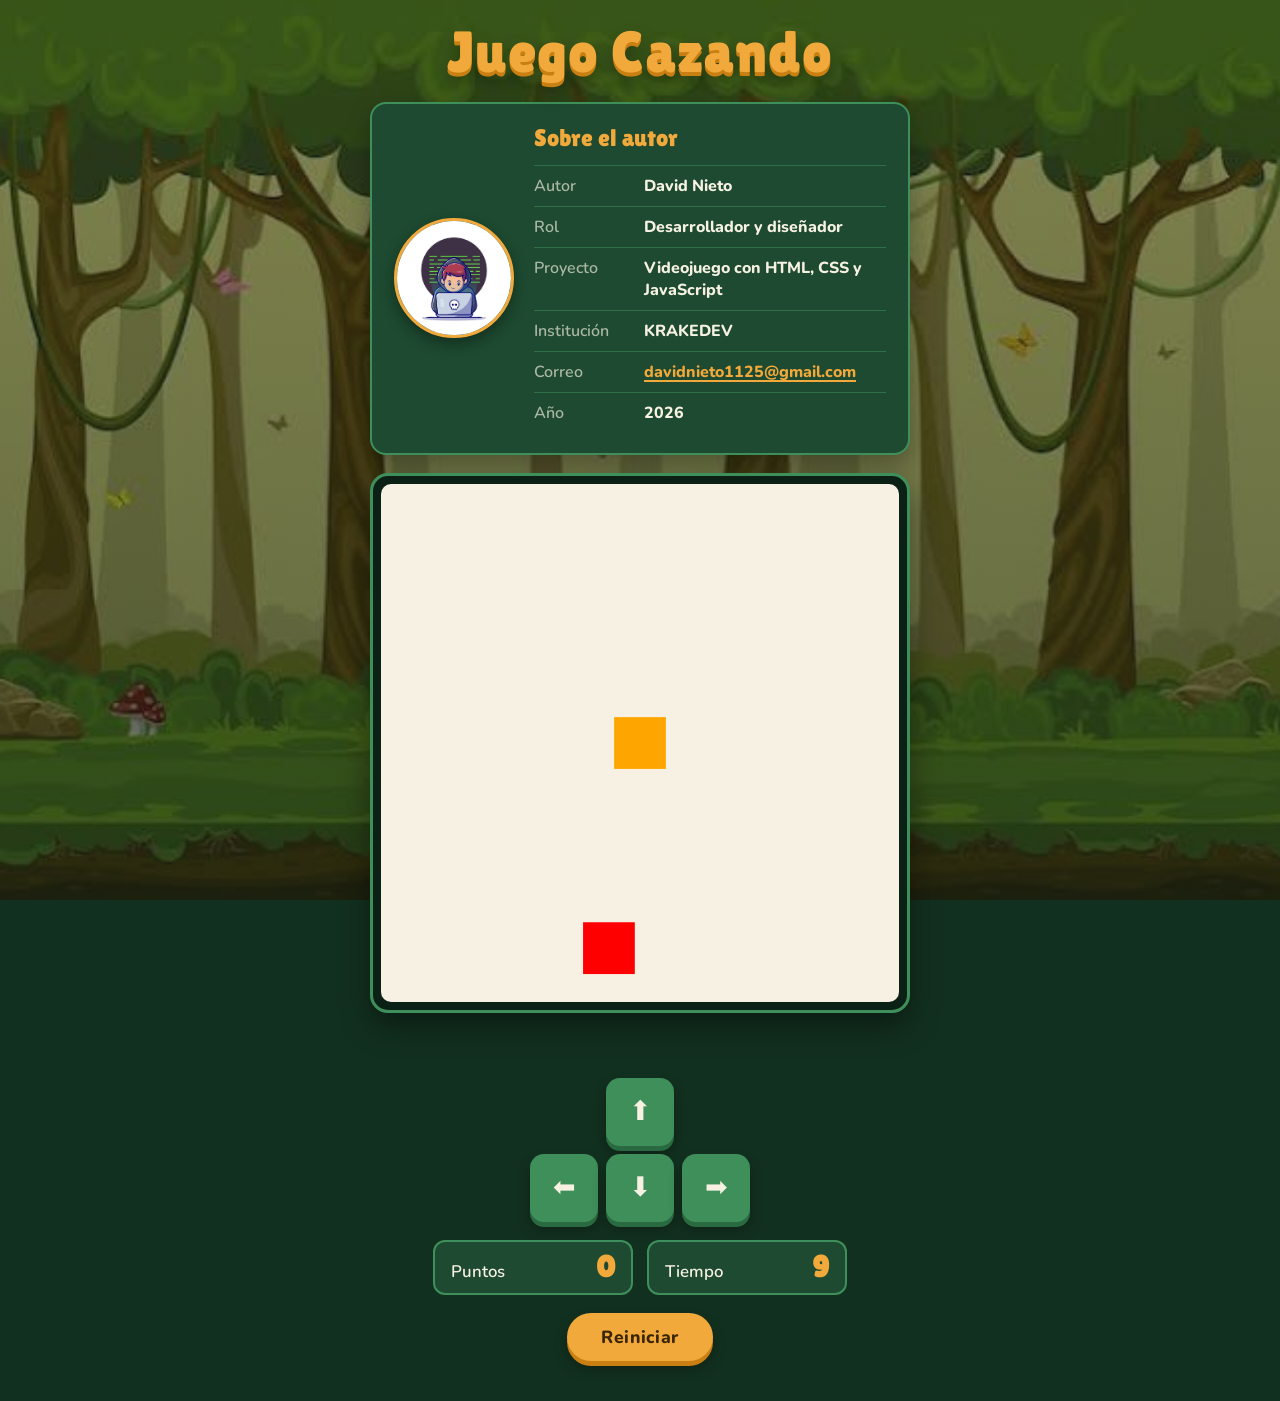
<file: index.html>
<!DOCTYPE html>
<html lang="es">
<head>
  <meta charset="UTF-8">
  <meta name="viewport" content="width=device-width, initial-scale=1">
  <title>Juego Cazando</title>
  <link rel="preconnect" href="https://fonts.googleapis.com">
  <link rel="preconnect" href="https://fonts.gstatic.com" crossorigin>
  <link href="https://fonts.googleapis.com/css2?family=Lilita+One&family=Nunito:wght@600;800&display=swap" rel="stylesheet">
  <link rel="stylesheet" href="cazando.css"> 
  <script src="utils.js" ></script>
</head>
<body onload="iniciarJuego();">

  <main class="juego">

    <header class="cabecera">
      <h1>Juego Cazando</h1>
      <section class="autor-ficha">
        <img class="logo" src="images.jpg" alt="Logotipo del autor">
        <div class="autor-datos">
          <h2>Sobre el autor</h2>
          <dl>
            <div><dt>Autor</dt><dd>David Nieto</dd></div>
            <div><dt>Rol</dt><dd>Desarrollador y diseñador</dd></div>
            <div><dt>Proyecto</dt><dd>Videojuego con HTML, CSS y JavaScript</dd></div>
            <div><dt>Institución</dt><dd>KRAKEDEV</dd></div>
            <div><dt>Correo</dt><dd><a href="mailto:davidnieto1125@gmail.com">davidnieto1125@gmail.com</a></dd></div>
            <div><dt>Año</dt><dd>2026</dd></div>
          </dl>
        </div>
      </section>
    </header>


    <div class="marco">
      <canvas id="areaJuego" width="500" height="500" ></canvas>
    </div>

    <p id="mensaje"></p>

    <div class="controles">
      <div class="cruceta">
        <button class="btn-dir arriba" onclick="moverArriba();" aria-label="Mover arriba">⬆</button>
        <button class="btn-dir izquierda" onclick="moverIzquierda();" aria-label="Mover a la izquierda">⬅</button>
        <button class="btn-dir abajo" onclick="moverAbajo();" aria-label="Mover abajo">⬇</button>
        <button class="btn-dir derecha" onclick="moverDerecha();" aria-label="Mover a la derecha">➡</button>
      </div>
      <div class="panel">
        <span class="dato">Puntos <span id="puntos">0</span></span>
        <span class="dato">Tiempo <span id="tiempo">10</span></span>
      </div>
      <button class="btn-reiniciar" onclick="iniciarJuego()">Reiniciar</button>
    </div>


  </main>

  <script src="cazando.js" ></script>
</body>
</html>
</file>
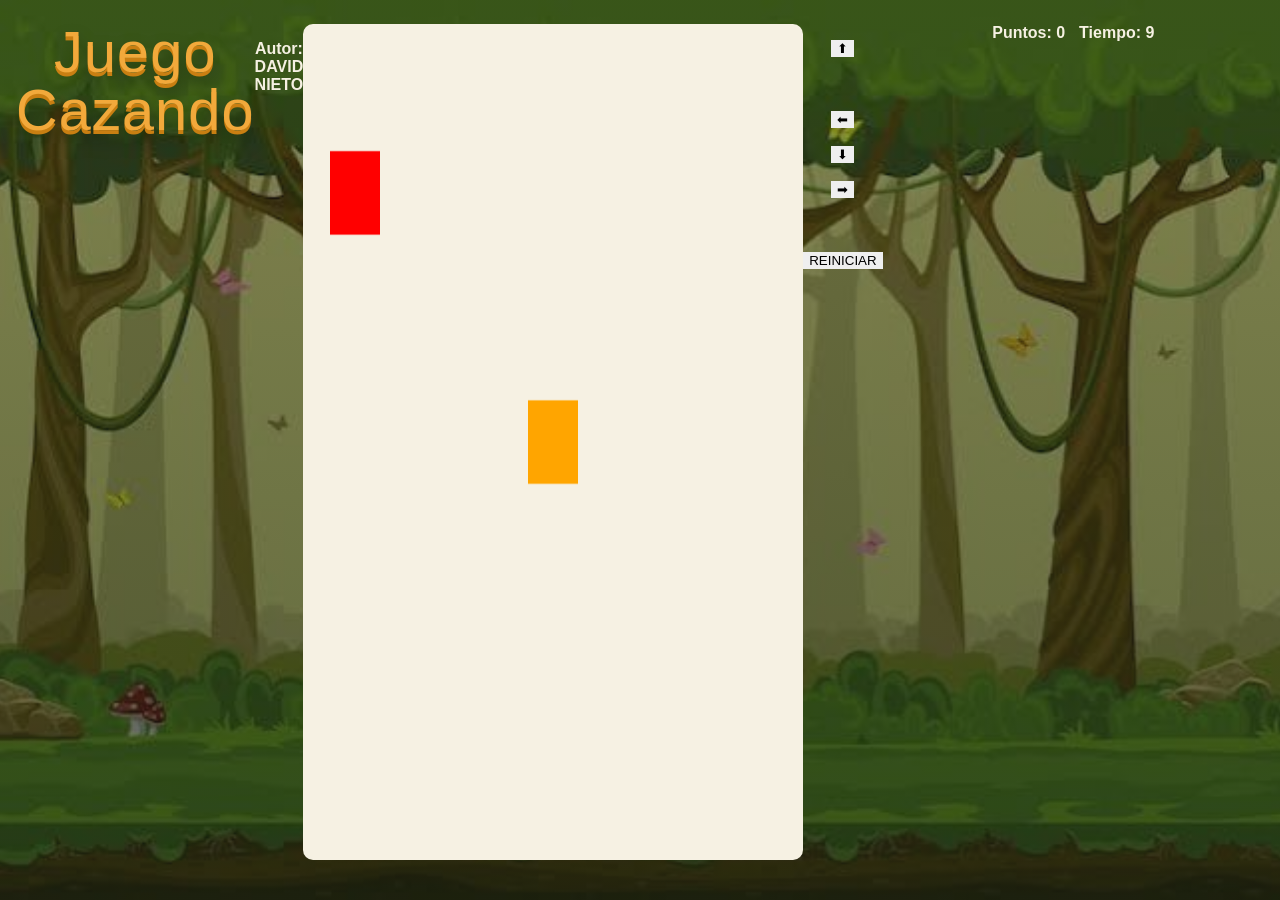
<file: cazando.html>
<!DOCTYPE html>
<html>
<head>
  <title>Juego Cazando</title>
  <link rel="stylesheet" href="cazando.css"> 
  <script src="utils.js" ></script>
</head>
<body onload="iniciarJuego();">

  <h1>Juego Cazando</h1>
  <p>Autor: DAVID NIETO </p>
  <canvas id="areaJuego" width="500" height="500" ></canvas>

  <div class="controles">
    <button onclick="moverArriba();" >⬆</button>
    <br>
    <button onclick="moverIzquierda();">⬅</button>
    <button onclick="moverAbajo();" >⬇</button>
    <button onclick="moverDerecha();" >➡</button>
    <br>    
    <button onclick="iniciarJuego()">REINICIAR</button>
  </div>


  <div class="panel">
    <span>Puntos: <span id="puntos">0</span></span>
    <span>Tiempo: <span id="tiempo">10</span></span>
  </div>

  <p id="mensaje"></p>

  <script src="cazando.js" ></script>
</body>
</html>
</file>
<file: cazando.css>
/* ===== Paleta =====
   Bosque   #12301f   fondo
   Musgo    #1d4a30   superficies
   Hoja     #3f8f5a   bordes y acentos suaves
   Ámbar    #f2a93b   acción principal
   Hueso    #f6f1e3   texto
   Brasa    #e4572e   alertas / mensaje
*/

:root {
  --bosque: #12301f;
  --bosque-oscuro: #0c2115;
  --musgo: #1d4a30;
  --hoja: #3f8f5a;
  --ambar: #f2a93b;
  --ambar-oscuro: #c97f12;
  --hueso: #f6f1e3;
  --brasa: #e4572e;
}

* {
  box-sizing: border-box;
}

body {
  margin: 0;
  min-height: 100vh;
  padding: 24px 16px 40px;
  display: flex;
  justify-content: center;
  text-align: center;
  font-family: "Nunito", "Segoe UI", Arial, sans-serif;
  font-weight: 600;
  color: var(--hueso);
  background:
    radial-gradient(circle at 50% -10%, #25613e 0%, transparent 55%),
    var(--bosque);
}

/* Fondo de imagen: capa fija detrás del contenido (no afecta al canvas) */
body::before {
  content: "";
  position: fixed;
  inset: 0;
  z-index: -1;
  background:
    linear-gradient(rgba(12, 33, 21, 0.45), rgba(12, 33, 21, 0.6)),
    url("fondoCazando.jpg") center / cover no-repeat;
}

.juego {
  position: relative;
  width: 100%;
  max-width: 540px;
}

/* ===== Cabecera ===== */
.cabecera {
  margin-bottom: 18px;
}

h1 {
  margin: 0;
  font-family: "Lilita One", "Arial Black", Impact, sans-serif;
  font-weight: 400;
  font-size: clamp(2.4rem, 8vw, 3.6rem);
  line-height: 1;
  letter-spacing: 0.02em;
  color: var(--ambar);
  text-shadow: 0 4px 0 var(--ambar-oscuro), 0 10px 18px rgba(0, 0, 0, 0.35);
}

/* ===== Marcador ===== */
.panel {
  width: 100%;
  margin: 0;
  display: flex;
  justify-content: center;
  gap: 14px;
}

.dato {
  flex: 1;
  max-width: 200px;
  padding: 10px 16px;
  display: flex;
  align-items: baseline;
  justify-content: space-between;
  font-size: 1.05rem;
  background: var(--musgo);
  border: 2px solid var(--hoja);
  border-radius: 12px;
}

.dato span {
  font-family: "Lilita One", "Arial Black", sans-serif;
  font-size: 1.9rem;
  line-height: 1;
  color: var(--ambar);
  min-width: 2ch;
  text-align: right;
}

/* ===== Área de juego ===== */
.marco {
  padding: 8px;
  background: var(--bosque-oscuro);
  border: 3px solid var(--hoja);
  border-radius: 18px;
  box-shadow: 0 14px 30px rgba(0, 0, 0, 0.4);
}

canvas {
  display: block;
  width: 100%;
  height: auto;
  background: var(--hueso);
  border: 0;
  border-radius: 10px;
}

/* ===== Mensaje ===== */
#mensaje {
  min-height: 2.2rem;
  margin: 14px 0 0;
  font-family: "Lilita One", "Arial Black", sans-serif;
  font-weight: 400;
  font-size: 1.6rem;
  letter-spacing: 0.02em;
  color: var(--brasa);
  text-shadow: 0 2px 0 rgba(0, 0, 0, 0.35);
}

#mensaje:not(:empty) {
  display: inline-block;
  padding: 6px 20px;
  color: var(--hueso);
  background: rgba(12, 33, 21, 0.85);
  border: 2px solid var(--brasa);
  border-radius: 999px;
}

/* ===== Controles ===== */
.controles {
  margin-top: 16px;
  display: flex;
  flex-direction: column;
  align-items: center;
  gap: 18px;
}

.cruceta {
  display: grid;
  grid-template-columns: repeat(3, 68px);
  grid-template-rows: repeat(2, 68px);
  grid-template-areas:
    ".         arriba    ."
    "izquierda abajo     derecha";
  gap: 8px;
}

.arriba    { grid-area: arriba; }
.izquierda { grid-area: izquierda; }
.abajo     { grid-area: abajo; }
.derecha   { grid-area: derecha; }

button {
  font-family: inherit;
  cursor: pointer;
  border: 0;
  transition: transform 0.08s ease, box-shadow 0.08s ease, background 0.15s ease;
}

.btn-dir {
  margin: 0;
  padding: 0;
  font-size: 1.7rem;
  color: var(--hueso);
  background: var(--hoja);
  border-radius: 14px;
  box-shadow: 0 5px 0 #2a6a41, 0 8px 14px rgba(0, 0, 0, 0.3);
}

.btn-dir:hover {
  background: #4fa56c;
}

.btn-reiniciar {
  margin: 0;
  padding: 12px 34px;
  font-size: 1.1rem;
  font-weight: 800;
  letter-spacing: 0.04em;
  color: #3a2504;
  background: var(--ambar);
  border-radius: 999px;
  box-shadow: 0 5px 0 var(--ambar-oscuro), 0 8px 14px rgba(0, 0, 0, 0.3);
}

.btn-reiniciar:hover {
  background: #f7b952;
}

.btn-dir:active,
.btn-reiniciar:active {
  transform: translateY(4px);
  box-shadow: 0 1px 0 rgba(0, 0, 0, 0.35);
}

button:focus-visible {
  outline: 3px solid var(--hueso);
  outline-offset: 3px;
}

/* ===== Ficha del autor (bajo el título) ===== */
.autor-ficha {
  margin: 20px 0 0;
  padding: 20px 22px;
  display: flex;
  align-items: center;
  gap: 20px;
  text-align: left;
  background: var(--musgo);
  border: 2px solid var(--hoja);
  border-radius: 16px;
  box-shadow: 0 10px 24px rgba(0, 0, 0, 0.3);
}

.logo {
  flex: 0 0 120px;
  width: 120px;
  height: 120px;
  object-fit: cover;
  background: #fff;
  border: 3px solid var(--ambar);
  border-radius: 50%;
  box-shadow: 0 6px 14px rgba(0, 0, 0, 0.35);
}

.autor-datos {
  flex: 1;
  min-width: 0;
}

.autor-ficha h2 {
  margin: 0 0 14px;
  font-family: "Lilita One", "Arial Black", sans-serif;
  font-weight: 400;
  font-size: 1.5rem;
  color: var(--ambar);
}

.autor-ficha dl {
  margin: 0;
}

.autor-ficha dl > div {
  display: flex;
  gap: 14px;
  padding: 9px 0;
  border-top: 1px solid rgba(63, 143, 90, 0.55);
}

.autor-ficha dt {
  flex: 0 0 96px;
  color: rgba(246, 241, 227, 0.65);
}

.autor-ficha dd {
  margin: 0;
  flex: 1;
  min-width: 0;
  overflow-wrap: anywhere;
  font-weight: 800;
}

.autor-ficha a {
  color: var(--ambar);
  text-decoration-thickness: 2px;
  text-underline-offset: 3px;
}

.autor-ficha a:hover {
  color: #f7b952;
}

.autor-ficha a:focus-visible {
  outline: 3px solid var(--hueso);
  outline-offset: 3px;
  border-radius: 4px;
}

/* ===== Pantallas pequeñas ===== */
@media (max-width: 480px) {
  body {
    padding-top: 16px;
  }

  .autor-ficha {
    flex-direction: column;
    gap: 14px;
  }

  .logo {
    flex-basis: auto;
    width: 96px;
    height: 96px;
  }

  .autor-datos {
    width: 100%;
  }

  .panel {
    gap: 10px;
  }

  .dato {
    padding: 8px 12px;
    font-size: 0.95rem;
  }

  .cruceta {
    grid-template-columns: repeat(3, 72px);
    grid-template-rows: repeat(2, 72px);
  }
}

@media (prefers-reduced-motion: reduce) {
  button {
    transition: none;
  }
}
</file>
